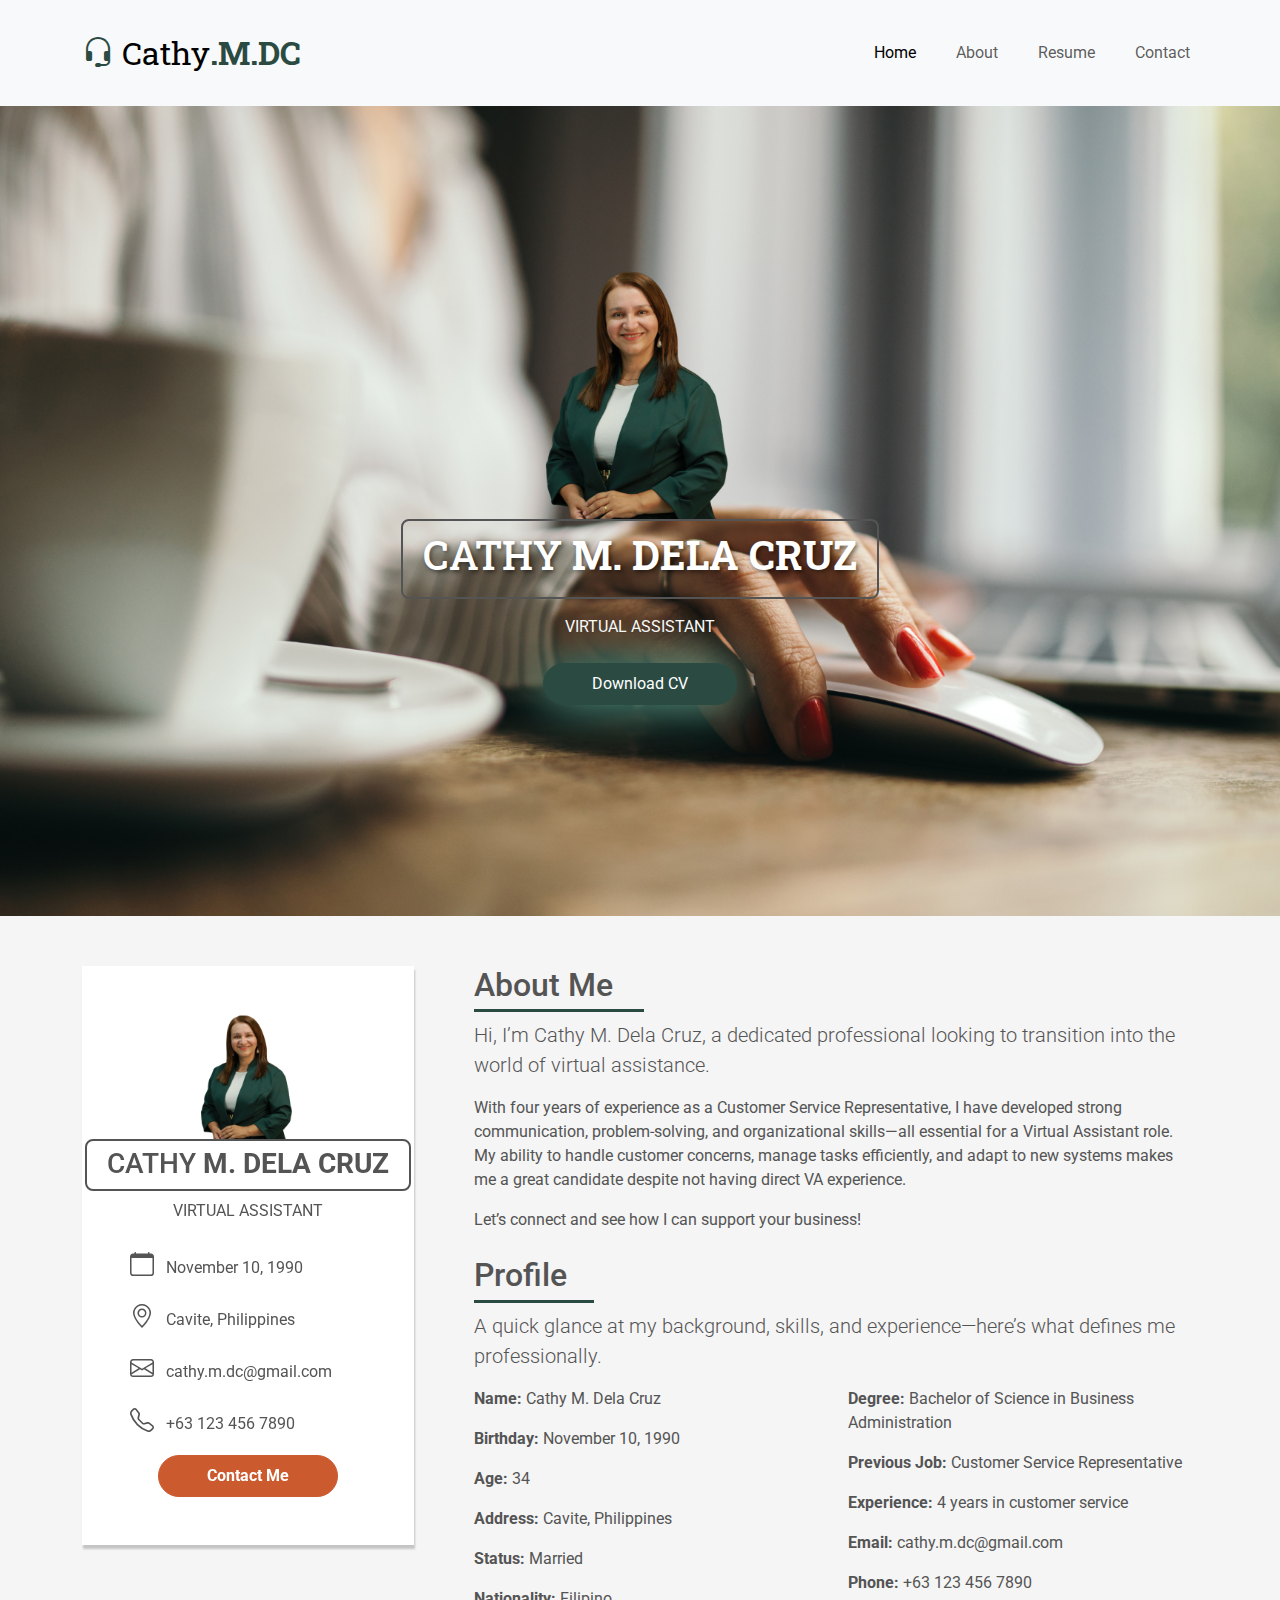
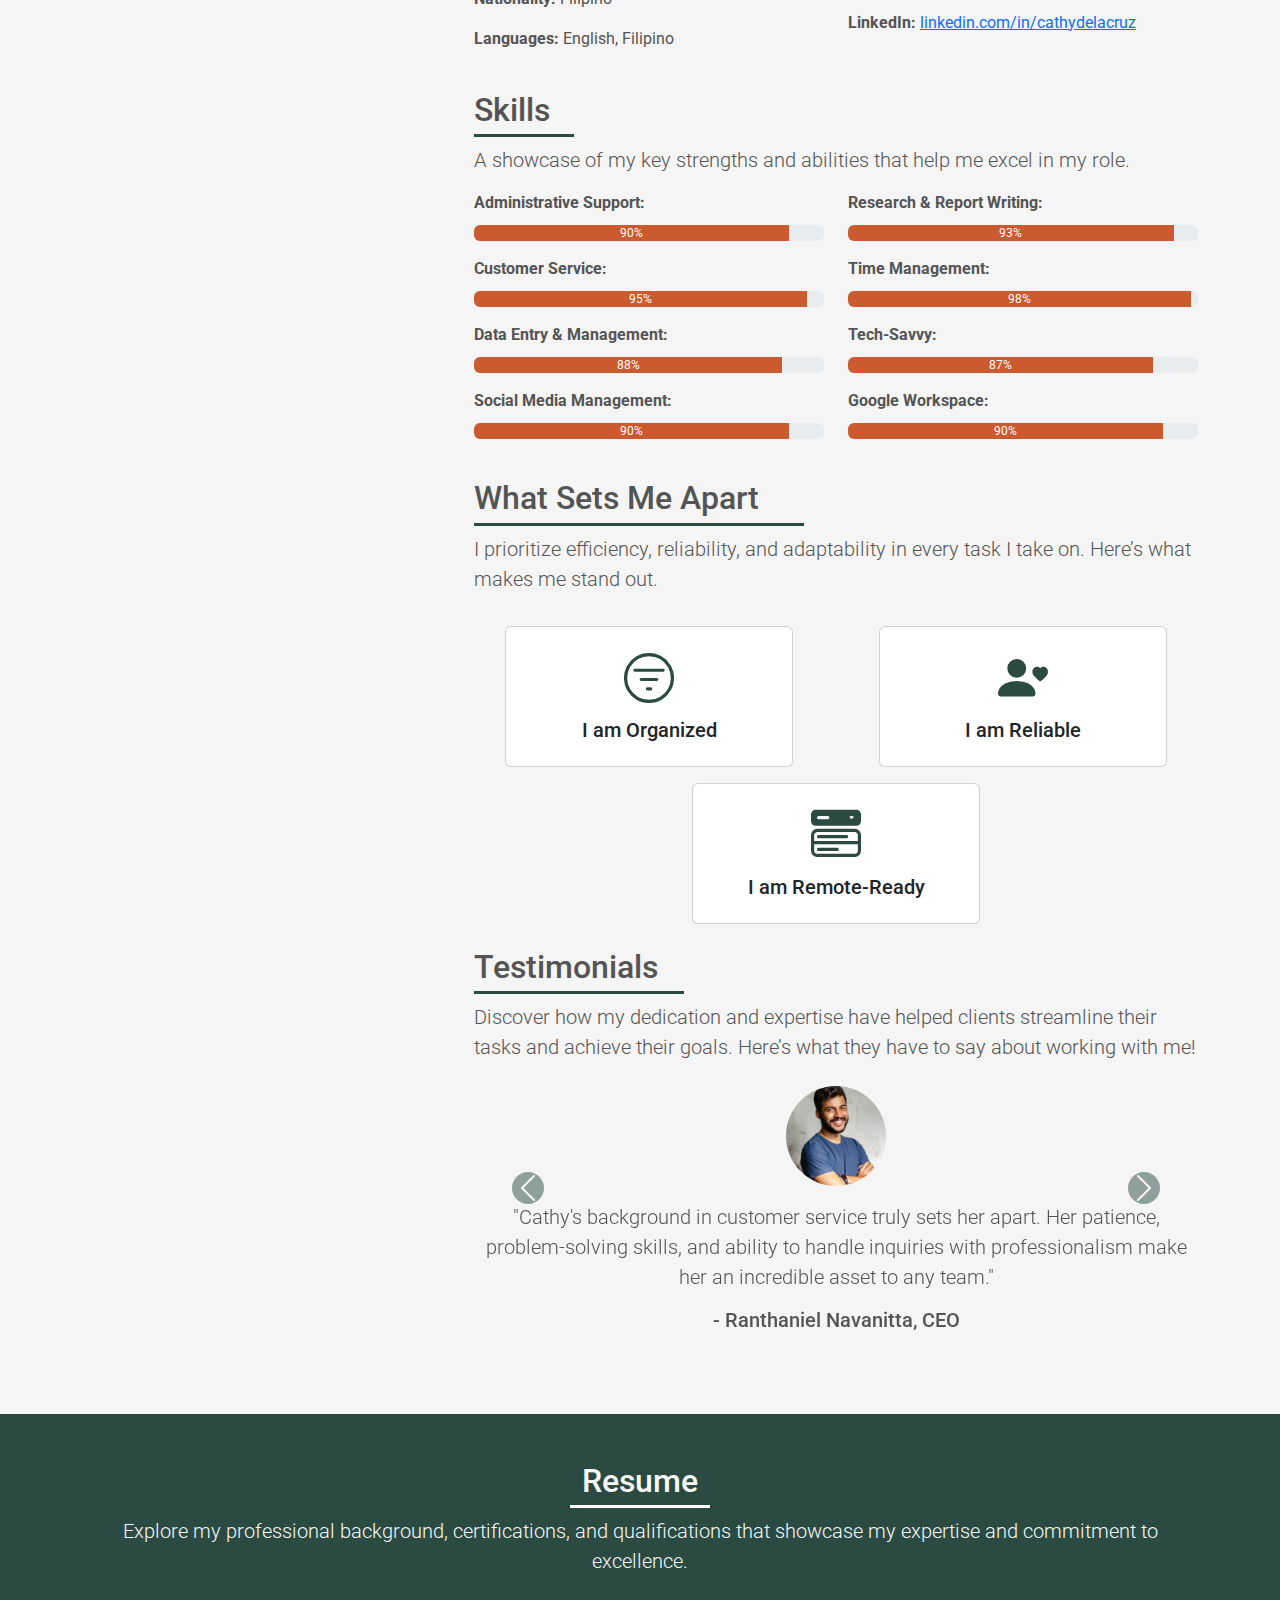
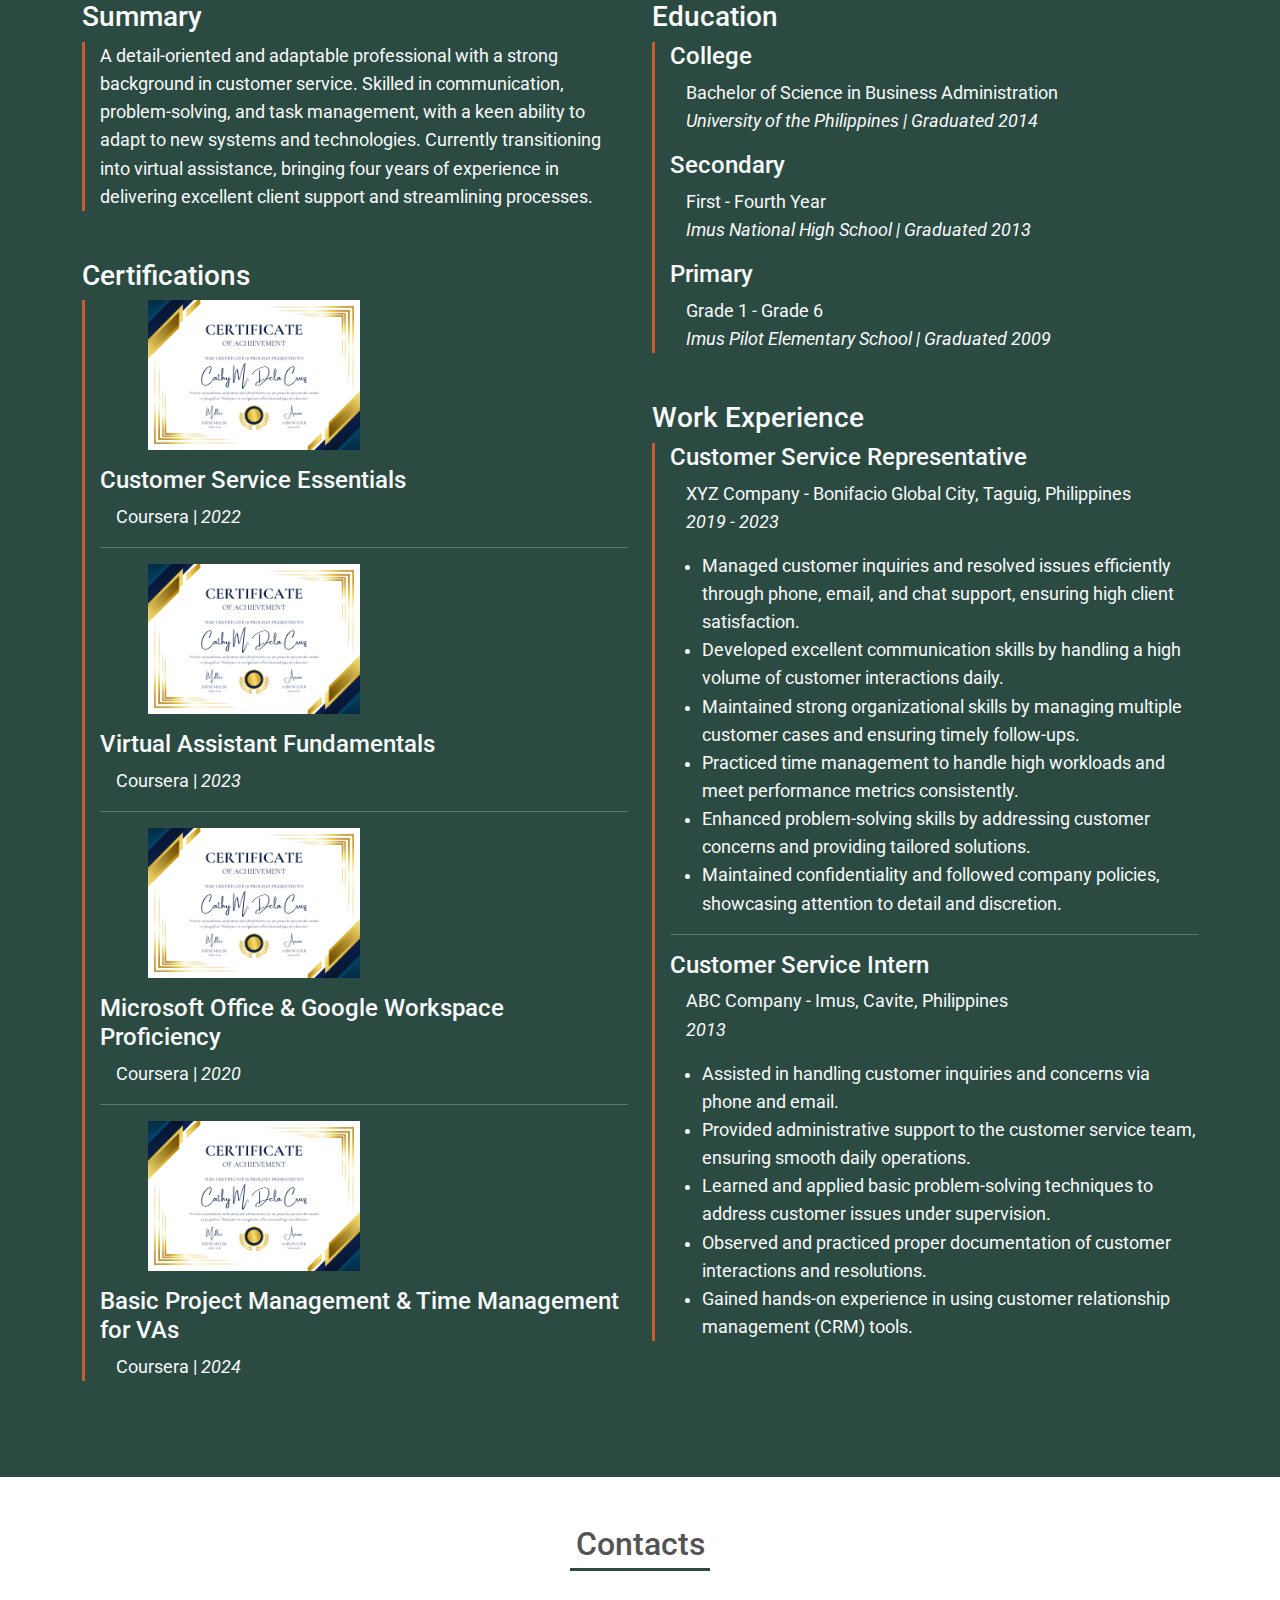
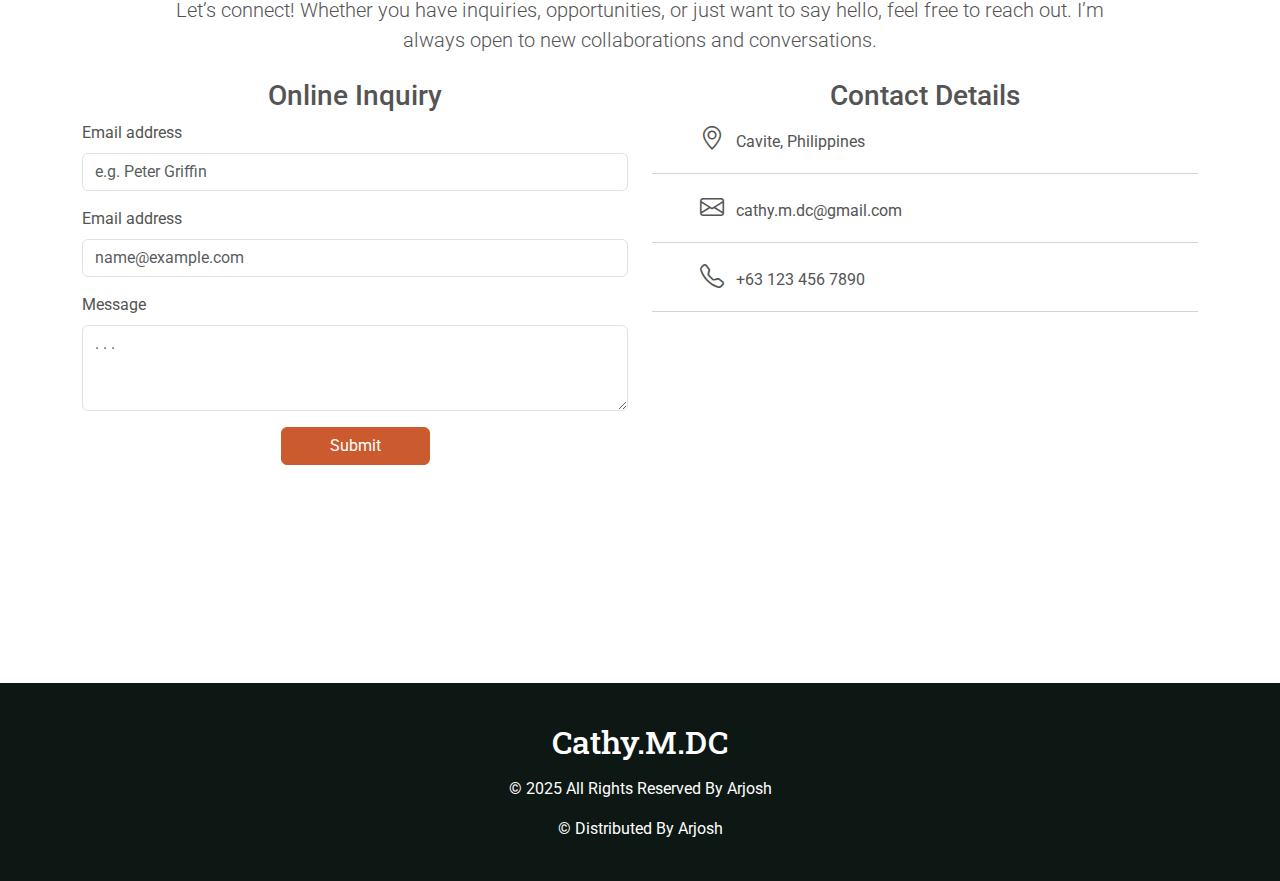
<file: index.html>
<!DOCTYPE html>
<html lang="en">
  <head>
    <meta charset="utf-8" />
    <meta name="viewport" content="width=device-width, initial-scale=1" />
    <title>Cathy.M.DC</title>
    <!-- Bootstrap Link -->
    <link
      href="https://cdn.jsdelivr.net/npm/bootstrap@5.3.3/dist/css/bootstrap.min.css"
      rel="stylesheet"
      integrity="sha384-QWTKZyjpPEjISv5WaRU9OFeRpok6YctnYmDr5pNlyT2bRjXh0JMhjY6hW+ALEwIH"
      crossorigin="anonymous"
    />
    <link
      rel="stylesheet"
      href="https://cdn.jsdelivr.net/npm/bootstrap-icons@1.11.3/font/bootstrap-icons.min.css"
    />

    <!-- Custom CSS -->
    <link rel="stylesheet" href="styles/styles.css" />

    <!-- Google Font -->
    <link rel="preconnect" href="https://fonts.googleapis.com" />
    <link rel="preconnect" href="https://fonts.gstatic.com" crossorigin />
    <link
      href="https://fonts.googleapis.com/css2?family=Roboto+Slab:wght@100..900&family=Roboto:ital,wght@0,100..900;1,100..900&display=swap"
      rel="stylesheet"
    />
  </head>
  <body>
    <!-- Start of Navbar -->
    <nav class="navbar navbar-expand-lg bg-body-tertiary">
      <div class="container py-3">
        <a class="navbar-brand fs-2" href="index.html"
          ><i class="bi bi-headset text-primary"></i> Cathy<span class="surname"
            >.M.DC</span
          ></a
        >

        <button
          class="navbar-toggler"
          type="button"
          data-bs-toggle="collapse"
          data-bs-target="#navbarNav"
          aria-controls="navbarNav"
          aria-expanded="false"
          aria-label="Toggle navigation"
        >
          <span class="navbar-toggler-icon"></span>
        </button>

        <div class="collapse navbar-collapse ms-auto" id="navbarNav">
          <ul class="navbar-nav ms-auto text-center gap-4 fs-6">
            <li class="nav-item">
              <a class="nav-link active" aria-current="page" href="index.html"
                >Home</a
              >
            </li>
            <li class="nav-item">
              <a class="nav-link" href="about.html">About</a>
            </li>
            <li class="nav-item">
              <a class="nav-link" href="resume.html">Resume</a>
            </li>
            <li class="nav-item">
              <a class="nav-link" href="contact.html">Contact</a>
            </li>
          </ul>
        </div>
      </div>
    </nav>
    <!-- End of Navbar -->

    <!-- Start of Hero Section -->
    <section id="hero">
      <div class="container text-center">
        <img
          src="images/cathy-photo.png"
          alt="Cathy Image"
          class="cathy-photo"
        />

        <div class="box mb-3">
          <h1>CATHY <b>M. DELA CRUZ</b></h1>
        </div>
        <p class="mb-4">VIRTUAL ASSISTANT</p>
        <div class="btn btn-primary btn-glow rounded-pill px-5 py-2 mb-5">
          Download CV
        </div>
      </div>
    </section>
    <!-- End of Hero Section -->

    <!-- Start of About Section -->
    <section id="about">
      <div class="container">
        <div class="row">
          <div class="col-lg-4 text-center mb-5">
            <div class="cathy-box me-lg-4 py-5">
              <img
                src="images/cathy-photo.png"
                alt="Cathy Image"
                class="cathy-info-box"
              />

              <div class="box-name mb-2">
                <h2 class="fs-3">CATHY <b>M. DELA CRUZ</b></h2>
              </div>
              <p class="mb-4">VIRTUAL ASSISTANT</p>

              <p class="text-start ms-5">
                <i class="bi bi-calendar fs-4 pe-2"></i> November 10, 1990
              </p>
              <p class="text-start ms-5">
                <i class="bi bi-geo-alt fs-4 pe-2"></i> Cavite, Philippines
              </p>
              <p class="text-start ms-5">
                <i class="bi bi-envelope fs-4 pe-2"></i>
                cathy.m.dc@gmail.com
              </p>
              <p class="text-start ms-5">
                <i class="bi bi-telephone fs-4 pe-2 mb-5"></i> +63 123 456 7890
              </p>
              <a
                href="#contacts"
                class="btn btn-secondary rounded-pill px-5 py-2"
              >
                <b>Contact Me</b>
              </a>
            </div>
          </div>

          <button id="backToTop" class="btn btn-primary">↑ Back to Top</button>

          <div class="col-lg-8 ps-4">
            <div class="about-sub-section mb-4">
              <h2 class="title title-about">About Me</h2>
              <p class="lead">
                Hi, I’m Cathy M. Dela Cruz, a dedicated professional looking to
                transition into the world of virtual assistance.
              </p>
              <p>
                With four years of experience as a Customer Service
                Representative, I have developed strong communication,
                problem-solving, and organizational skills—all essential for a
                Virtual Assistant role. My ability to handle customer concerns,
                manage tasks efficiently, and adapt to new systems makes me a
                great candidate despite not having direct VA experience.
              </p>
              <p>Let’s connect and see how I can support your business!</p>
            </div>

            <div class="profile-sub-section mb-4">
              <h2 class="title title-profile">Profile</h2>
              <p class="lead">
                A quick glance at my background, skills, and experience—here’s
                what defines me professionally.
              </p>
              <div class="row">
                <div class="col-lg-6">
                  <p><b>Name: </b>Cathy M. Dela Cruz</p>
                  <p><b>Birthday: </b>November 10, 1990</p>
                  <p><b>Age: </b>34</p>
                  <p><b>Address: </b>Cavite, Philippines</p>
                  <p><b>Status: </b>Married</p>
                  <p><b>Nationality: </b>Filipino</p>
                  <p><b>Languages: </b>English, Filipino</p>
                </div>

                <div class="col-lg-6">
                  <p>
                    <b>Degree: </b>Bachelor of Science in Business
                    Administration
                  </p>
                  <p><b>Previous Job: </b>Customer Service Representative</p>
                  <p><b>Experience: </b>4 years in customer service</p>
                  <p><b>Email: </b>cathy.m.dc@gmail.com</p>
                  <p><b>Phone: </b>+63 123 456 7890</p>
                  <p>
                    <b>LinkedIn: </b
                    ><a href="#">linkedin.com/in/cathydelacruz</a>
                  </p>
                </div>
              </div>
            </div>

            <div class="skills-sub-section mb-4">
              <h2 class="title title-skills">Skills</h2>
              <p class="lead">
                A showcase of my key strengths and abilities that help me excel
                in my role.
              </p>
              <div class="row">
                <div class="col-lg-6">
                  <div class="progress-container mb-3">
                    <p class="progress-title"><b>Administrative Support:</b></p>
                    <div
                      class="progress"
                      role="progressbar"
                      aria-label="Example with label"
                      aria-valuenow="25"
                      aria-valuemin="0"
                      aria-valuemax="100"
                    >
                      <div class="progress-bar" style="width: 90%">90%</div>
                    </div>
                  </div>

                  <div class="progress-container mb-3">
                    <p class="progress-title"><b>Customer Service:</b></p>
                    <div
                      class="progress"
                      role="progressbar"
                      aria-label="Example with label"
                      aria-valuenow="25"
                      aria-valuemin="0"
                      aria-valuemax="100"
                    >
                      <div class="progress-bar" style="width: 95%">95%</div>
                    </div>
                  </div>

                  <div class="progress-container mb-3">
                    <p class="progress-title">
                      <b>Data Entry & Management:</b>
                    </p>
                    <div
                      class="progress"
                      role="progressbar"
                      aria-label="Example with label"
                      aria-valuenow="25"
                      aria-valuemin="0"
                      aria-valuemax="100"
                    >
                      <div class="progress-bar" style="width: 88%">88%</div>
                    </div>
                  </div>

                  <div class="progress-container mb-3">
                    <p class="progress-title">
                      <b>Social Media Management:</b>
                    </p>
                    <div
                      class="progress"
                      role="progressbar"
                      aria-label="Example with label"
                      aria-valuenow="25"
                      aria-valuemin="0"
                      aria-valuemax="100"
                    >
                      <div class="progress-bar" style="width: 90%">90%</div>
                    </div>
                  </div>
                </div>

                <div class="col-lg-6">
                  <div class="progress-container mb-3">
                    <p class="progress-title">
                      <b>Research & Report Writing:</b>
                    </p>
                    <div
                      class="progress"
                      role="progressbar"
                      aria-label="Example with label"
                      aria-valuenow="25"
                      aria-valuemin="0"
                      aria-valuemax="100"
                    >
                      <div class="progress-bar" style="width: 93%">93%</div>
                    </div>
                  </div>

                  <div class="progress-container mb-3">
                    <p class="progress-title"><b>Time Management:</b></p>
                    <div
                      class="progress"
                      role="progressbar"
                      aria-label="Example with label"
                      aria-valuenow="25"
                      aria-valuemin="0"
                      aria-valuemax="100"
                    >
                      <div class="progress-bar" style="width: 98%">98%</div>
                    </div>
                  </div>

                  <div class="progress-container mb-3">
                    <p class="progress-title">
                      <b>Tech-Savvy:</b>
                    </p>
                    <div
                      class="progress"
                      role="progressbar"
                      aria-label="Example with label"
                      aria-valuenow="25"
                      aria-valuemin="0"
                      aria-valuemax="100"
                    >
                      <div class="progress-bar" style="width: 87%">87%</div>
                    </div>
                  </div>

                  <div class="progress-container mb-3">
                    <p class="progress-title">
                      <b>Google Workspace:</b>
                    </p>
                    <div
                      class="progress"
                      role="progressbar"
                      aria-label="Example with label"
                      aria-valuenow="25"
                      aria-valuemin="0"
                      aria-valuemax="100"
                    >
                      <div class="progress-bar" style="width: 90%">90%</div>
                    </div>
                  </div>
                </div>
              </div>
            </div>

            <div class="apart-sub-section mb-4">
              <h2 class="title title-apart">What Sets Me Apart</h2>
              <p class="lead">
                I prioritize efficiency, reliability, and adaptability in every
                task I take on. Here’s what makes me stand out.
              </p>
              <div class="row">
                <div
                  class="col-lg-6 mt-3 text-center d-flex justify-content-center align-items-center"
                >
                  <div class="card" style="width: 18rem">
                    <div class="card-body">
                      <i class="bi bi-filter-circle bi-size text-primary"></i>
                      <h5 class="card-title">I am Organized</h5>
                    </div>
                  </div>
                </div>

                <div
                  class="col-lg-6 mt-3 text-center d-flex justify-content-center align-items-center"
                >
                  <div class="card" style="width: 18rem">
                    <div class="card-body">
                      <i class="bi bi-person-heart bi-size text-primary"></i>
                      <h5 class="card-title">I am Reliable</h5>
                    </div>
                  </div>
                </div>

                <div
                  class="col-lg-12 mt-3 text-center d-flex justify-content-center align-items-center"
                >
                  <div class="card" style="width: 18rem">
                    <div class="card-body">
                      <i
                        class="bi bi-menu-button-wide-fill bi-size text-primary"
                      ></i>
                      <h5 class="card-title">I am Remote-Ready</h5>
                    </div>
                  </div>
                </div>
              </div>
            </div>

            <div class="testimonials-sub-section mb-4">
              <h2 class="title title-testimonials">Testimonials</h2>
              <p class="lead mb-4">
                Discover how my dedication and expertise have helped clients
                streamline their tasks and achieve their goals. Here’s what they
                have to say about working with me!
              </p>
              <div
                id="testimonialCarousel"
                class="carousel slide"
                data-bs-ride="carousel"
              >
                <div class="carousel-inner">
                  <!-- Testimonial 1 -->
                  <div class="carousel-item active">
                    <div class="text-center">
                      <img
                        src="images/testimonial-1.jpg"
                        class="testimonial-img mb-3"
                        alt="Client 1"
                      />
                      <p class="lead">
                        "Cathy's background in customer service truly sets her
                        apart. Her patience, problem-solving skills, and ability
                        to handle inquiries with professionalism make her an
                        incredible asset to any team."
                      </p>
                      <h5>- Ranthaniel Navanitta, CEO</h5>
                    </div>
                  </div>

                  <!-- Testimonial 2 -->
                  <div class="carousel-item">
                    <div class="text-center">
                      <img
                        src="images/testimonial-2.jpg"
                        class="testimonial-img mb-3"
                        alt="Client 2"
                      />
                      <p class="lead">
                        "Working with Cathy has been a game-changer. She's
                        reliable, efficient, and always exceeds expectations."
                      </p>
                      <h5>- Alekka Barnitez, Business Owner</h5>
                    </div>
                  </div>

                  <!-- Testimonial 3 -->
                  <div class="carousel-item">
                    <div class="text-center">
                      <img
                        src="images/testimonial-3.jpg"
                        class="testimonial-img mb-3"
                        alt="Client 3"
                      />
                      <p class="lead">
                        "Highly recommend Cathy! Her skills and professionalism
                        are top-notch."
                      </p>
                      <h5>- Lawger Agurde</h5>
                    </div>
                  </div>
                </div>

                <!-- Carousel Controls -->
                <button
                  class="carousel-control-prev"
                  type="button"
                  data-bs-target="#testimonialCarousel"
                  data-bs-slide="prev"
                >
                  <span
                    class="carousel-control-prev-icon control"
                    aria-hidden="true"
                  ></span>
                </button>
                <button
                  class="carousel-control-next"
                  type="button"
                  data-bs-target="#testimonialCarousel"
                  data-bs-slide="next"
                >
                  <span
                    class="carousel-control-next-icon control"
                    aria-hidden="true"
                  ></span>
                </button>
              </div>
            </div>
          </div>
        </div>
      </div>
    </section>
    <!-- End of About Section -->

    <!-- Start of Resume Section -->
    <section id="resume">
      <div class="container text-light text-center py-5">
        <h2 class="title-resume">Resume</h2>
        <p class="lead mb-4">
          Explore my professional background, certifications, and qualifications
          that showcase my expertise and commitment to excellence.
        </p>

        <div class="row text-start">
          <div class="col-lg-6">
            <h3 class="resume-title">Summary</h3>
            <div class="resume-info-box mb-5">
              A detail-oriented and adaptable professional with a strong
              background in customer service. Skilled in communication,
              problem-solving, and task management, with a keen ability to adapt
              to new systems and technologies. Currently transitioning into
              virtual assistance, bringing four years of experience in
              delivering excellent client support and streamlining processes.
            </div>

            <h3 class="resume-title">Certifications</h3>
            <div class="resume-info-box mb-5">
              <img
                src="images/certificate.png"
                alt="certificate"
                height="150px"
                class="mb-3 ms-5"
              />
              <h4>Customer Service Essentials</h4>
              <p class="ps-3">Coursera | <i> 2022</i></p>

              <hr />

              <img
                src="images/certificate.png"
                alt="certificate"
                height="150px"
                class="mb-3 ms-5"
              />
              <h4>Virtual Assistant Fundamentals</h4>
              <p class="ps-3">Coursera | <i> 2023</i></p>

              <hr />

              <img
                src="images/certificate.png"
                alt="certificate"
                height="150px"
                class="mb-3 ms-5"
              />
              <h4>Microsoft Office & Google Workspace Proficiency</h4>
              <p class="ps-3">Coursera | <i> 2020</i></p>

              <hr />

              <img
                src="images/certificate.png"
                alt="certificate"
                height="150px"
                class="mb-3 ms-5"
              />
              <h4>Basic Project Management & Time Management for VAs</h4>
              <p class="ps-3">Coursera | <i> 2024</i></p>
            </div>
          </div>
          <div class="col-lg-6">
            <h3 class="resume-title">Education</h3>
            <div class="resume-info-box mb-5">
              <h4>College</h4>
              <p class="ps-3">
                Bachelor of Science in Business Administration <br />
                <i>University of the Philippines | Graduated 2014</i>
              </p>
              <h4>Secondary</h4>
              <p class="ps-3">
                First - Fourth Year <br />
                <i>Imus National High School | Graduated 2013</i>
              </p>
              <h4>Primary</h4>
              <p class="ps-3">
                Grade 1 - Grade 6
                <br />
                <i>Imus Pilot Elementary School | Graduated 2009</i>
              </p>
            </div>

            <h3 class="resume-title">Work Experience</h3>
            <div class="resume-info-box mb-5">
              <h4>Customer Service Representative</h4>
              <p class="ps-3">
                XYZ Company - Bonifacio Global City, Taguig, Philippines
                <br />
                <i>2019 - 2023</i>
              </p>
              <ul>
                <li>
                  Managed customer inquiries and resolved issues efficiently
                  through phone, email, and chat support, ensuring high client
                  satisfaction.
                </li>
                <li>
                  Developed excellent communication skills by handling a high
                  volume of customer interactions daily.
                </li>
                <li>
                  Maintained strong organizational skills by managing multiple
                  customer cases and ensuring timely follow-ups.
                </li>
                <li>
                  Practiced time management to handle high workloads and meet
                  performance metrics consistently.
                </li>
                <li>
                  Enhanced problem-solving skills by addressing customer
                  concerns and providing tailored solutions.
                </li>
                <li>
                  Maintained confidentiality and followed company policies,
                  showcasing attention to detail and discretion.
                </li>
              </ul>

              <hr />

              <h4>Customer Service Intern</h4>
              <p class="ps-3">
                ABC Company - Imus, Cavite, Philippines
                <br />
                <i>2013</i>
              </p>
              <ul>
                <li>
                  Assisted in handling customer inquiries and concerns via phone
                  and email.
                </li>
                <li>
                  Provided administrative support to the customer service team,
                  ensuring smooth daily operations.
                </li>
                <li>
                  Learned and applied basic problem-solving techniques to
                  address customer issues under supervision.
                </li>
                <li>
                  Observed and practiced proper documentation of customer
                  interactions and resolutions.
                </li>
                <li>
                  Gained hands-on experience in using customer relationship
                  management (CRM) tools.
                </li>
              </ul>
            </div>
          </div>
        </div>
      </div>
    </section>
    <!-- End of Resume Section -->

    <!-- Start of Contacts Section -->
    <sectiion id="contacts">
      <div class="container py-5 text-center">
        <h2 class="title-contacts mb-4">Contacts</h2>
        <div class="lead mb-4">
          Let’s connect! Whether you have inquiries, opportunities, or just want
          to say hello, feel free to reach out. I’m <br />always open to new
          collaborations and conversations.
        </div>

        <div class="row">
          <div class="col-lg-6 col-md-12 mb-5">
            <h3 class="text-center">Online Inquiry</h3>
            <form class="text-center">
              <div class="mb-3 text-start">
                <label for="exampleFormControlInput1" class="form-label"
                  >Email address</label
                >
                <input
                  type="email"
                  class="form-control"
                  id="exampleFormControlInput1"
                  placeholder="e.g. Peter Griffin"
                />
              </div>
              <div class="mb-3 text-start">
                <label for="exampleFormControlInput1" class="form-label"
                  >Email address</label
                >
                <input
                  type="email"
                  class="form-control"
                  id="exampleFormControlInput1"
                  placeholder="name@example.com"
                />
              </div>
              <div class="mb-3 text-start">
                <label for="exampleFormControlTextarea1" class="form-label"
                  >Message</label
                >
                <textarea
                  class="form-control"
                  id="exampleFormControlTextarea1"
                  rows="3"
                  placeholder=". . ."
                ></textarea>
              </div>
              <button type="submit" class="btn btn-secondary px-5">
                Submit
              </button>
            </form>
          </div>
          <div class="col-lg-6 col-md-12 text-center">
            <h3 class="text-center">Contact Details</h3>
            <p class="text-start ms-5">
              <i class="bi bi-geo-alt fs-4 pe-2"></i> Cavite, Philippines
            </p>
            <hr />
            <p class="text-start ms-5">
              <i class="bi bi-envelope fs-4 pe-2"></i>
              cathy.m.dc@gmail.com
            </p>
            <hr />
            <p class="text-start ms-5">
              <i class="bi bi-telephone fs-4 pe-2 mb-5"></i> +63 123 456 7890
            </p>
            <hr />
            <div class="map-container">
              <iframe
                src="https://www.google.com/maps/embed?pb=!1m18!1m12!1m3!1d123767.78884727872!2d120.90655440964981!3d14.209797367713575!2m3!1f0!2f0!3f0!3m2!1i1024!2i768!4f13.1!3m3!1m2!1s0x3397d5fead78983f%3A0x1ef1f6de9b810218!2sSilang%2C%20Cavite!5e0!3m2!1sen!2sph!4v1740207774376!5m2!1sen!2sph"
                allowfullscreen=""
                loading="lazy"
                referrerpolicy="no-referrer-when-downgrade"
              ></iframe>
            </div>
          </div>
        </div>
      </div>
    </sectiion>
    <!-- End of Contact Section -->

    <!-- Start of Footer -->
    <footer id="footer">
      <div class="container-fluid text-center py-1 mt-3">
        <h2 class="mb-3">Cathy.M.DC</h2>
        <p class="fs-6">© 2025 All Rights Reserved By Arjosh</p>
        <p class="fs-6">© Distributed By Arjosh</p>
      </div>
    </footer>
    <!-- End of Footer -->

    <script
      src="https://cdn.jsdelivr.net/npm/bootstrap@5.3.3/dist/js/bootstrap.bundle.min.js"
      integrity="sha384-YvpcrYf0tY3lHB60NNkmXc5s9fDVZLESaAA55NDzOxhy9GkcIdslK1eN7N6jIeHz"
      crossorigin="anonymous"
    ></script>
    <script src="js/script.js"></script>
  </body>
</html>
</file>
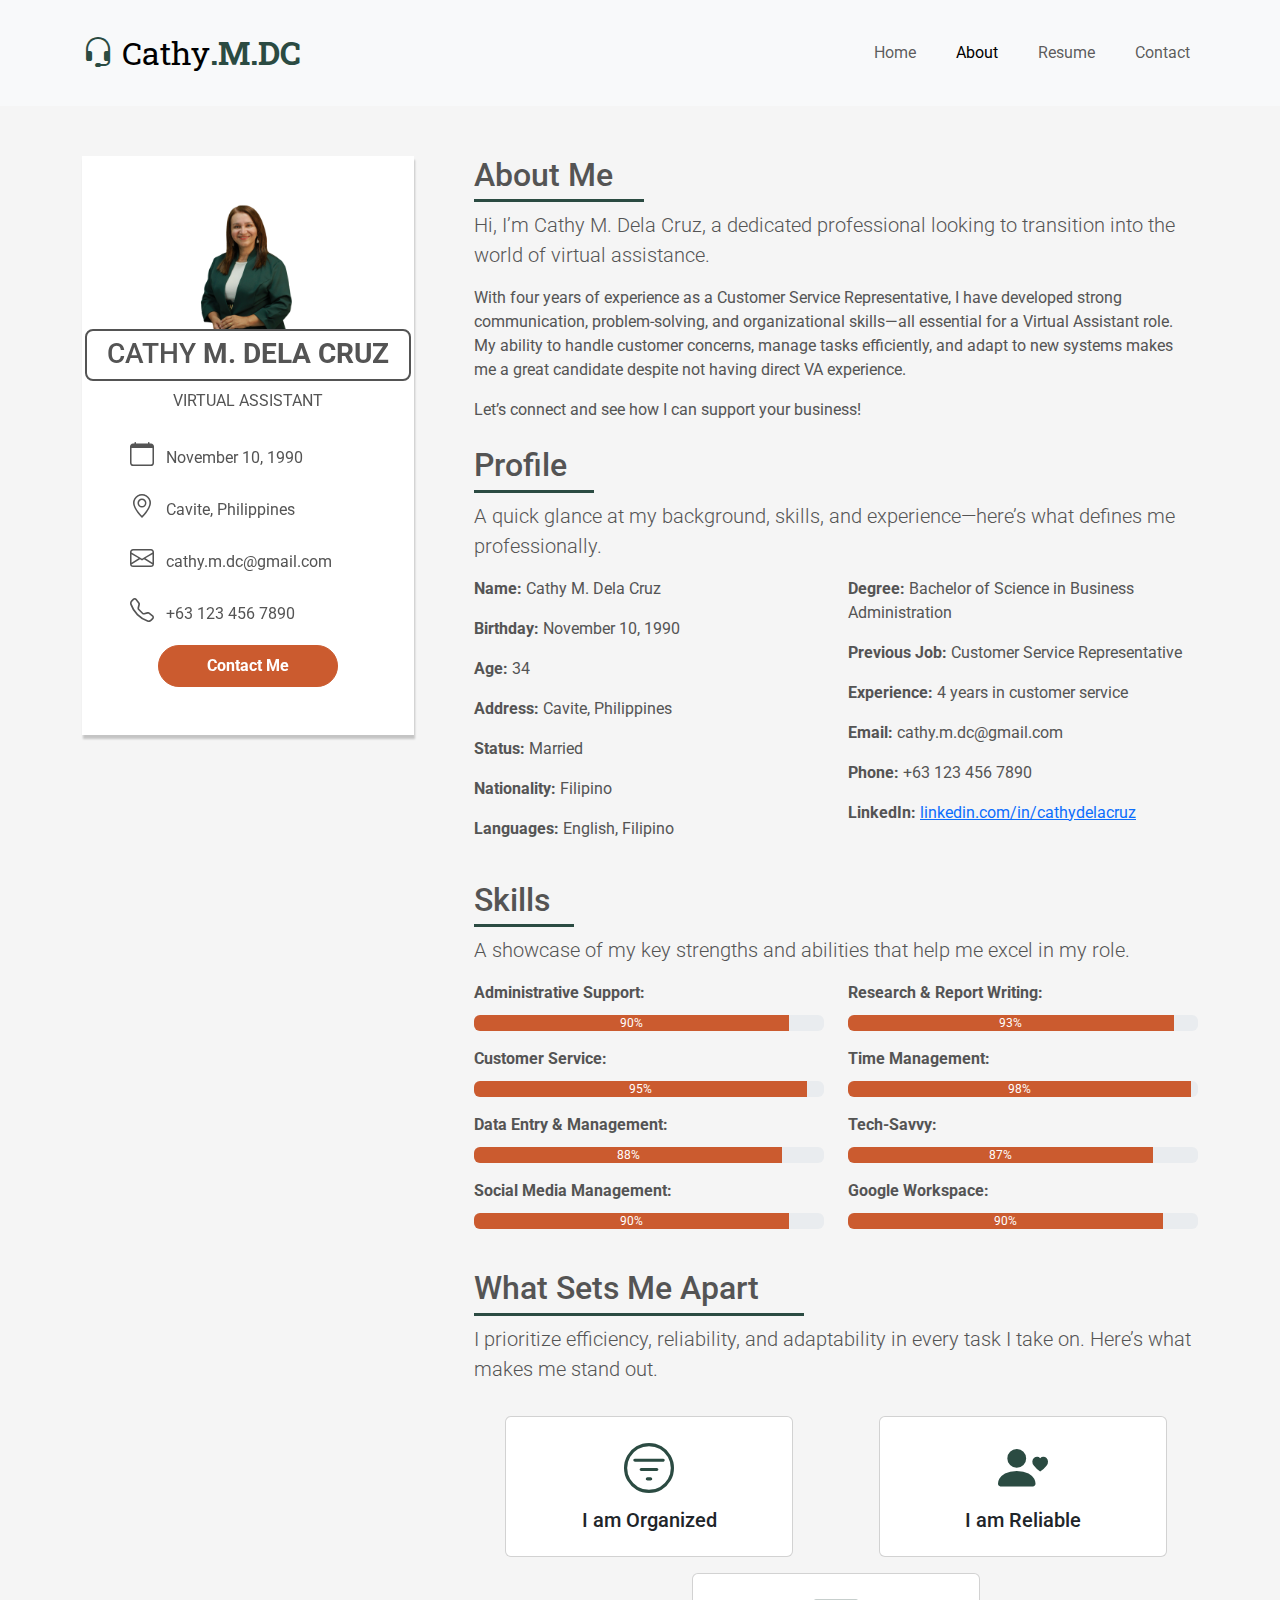
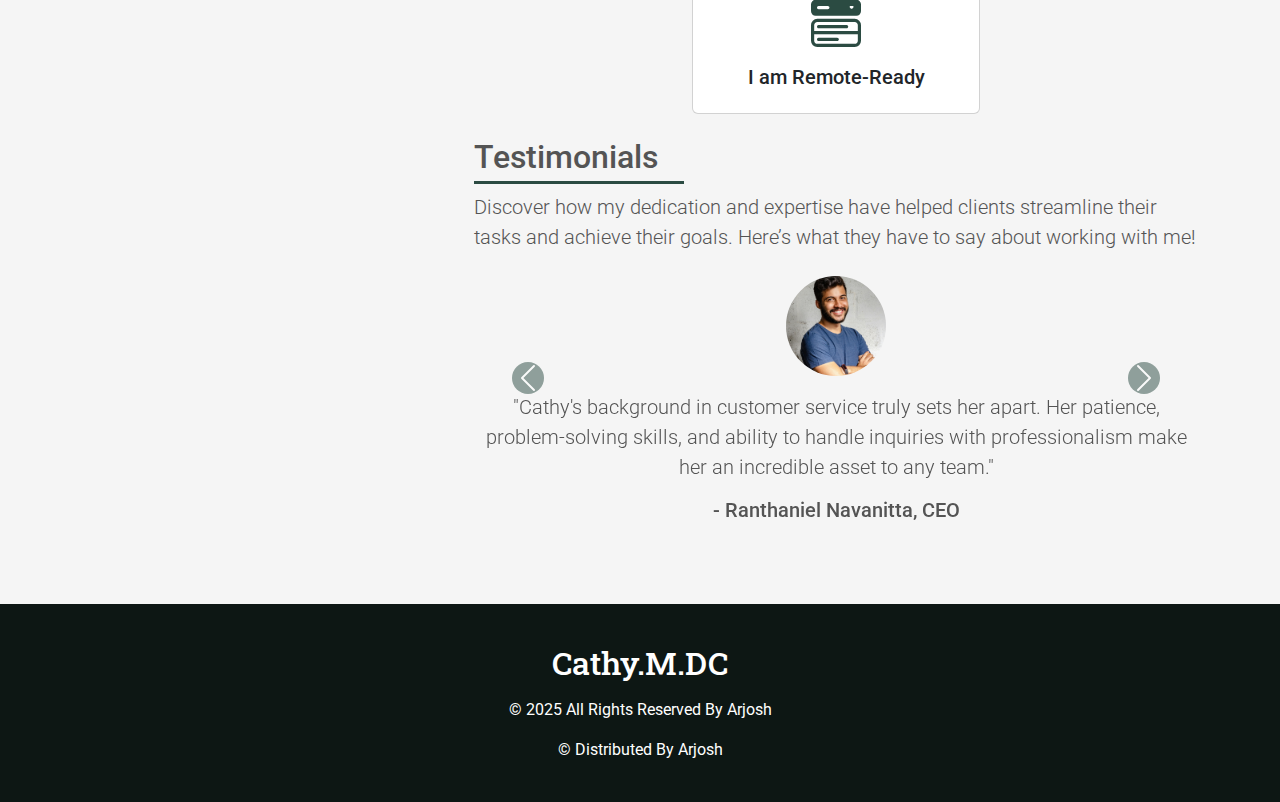
<file: about.html>
<!DOCTYPE html>
<html lang="en">
  <head>
    <meta charset="utf-8" />
    <meta name="viewport" content="width=device-width, initial-scale=1" />
    <title>Cathy.M.DC</title>
    <!-- Bootstrap Link -->
    <link
      href="https://cdn.jsdelivr.net/npm/bootstrap@5.3.3/dist/css/bootstrap.min.css"
      rel="stylesheet"
      integrity="sha384-QWTKZyjpPEjISv5WaRU9OFeRpok6YctnYmDr5pNlyT2bRjXh0JMhjY6hW+ALEwIH"
      crossorigin="anonymous"
    />
    <link
      rel="stylesheet"
      href="https://cdn.jsdelivr.net/npm/bootstrap-icons@1.11.3/font/bootstrap-icons.min.css"
    />

    <!-- Custom CSS -->
    <link rel="stylesheet" href="styles/styles.css" />

    <!-- Google Font -->
    <link rel="preconnect" href="https://fonts.googleapis.com" />
    <link rel="preconnect" href="https://fonts.gstatic.com" crossorigin />
    <link
      href="https://fonts.googleapis.com/css2?family=Roboto+Slab:wght@100..900&family=Roboto:ital,wght@0,100..900;1,100..900&display=swap"
      rel="stylesheet"
    />
  </head>
  <body>
    <!-- Start of Navbar -->
    <nav class="navbar navbar-expand-lg bg-body-tertiary">
      <div class="container py-3">
        <a class="navbar-brand fs-2" href="index.html"
          ><i class="bi bi-headset text-primary"></i> Cathy<span class="surname"
            >.M.DC</span
          ></a
        >

        <button
          class="navbar-toggler"
          type="button"
          data-bs-toggle="collapse"
          data-bs-target="#navbarNav"
          aria-controls="navbarNav"
          aria-expanded="false"
          aria-label="Toggle navigation"
        >
          <span class="navbar-toggler-icon"></span>
        </button>

        <div class="collapse navbar-collapse ms-auto" id="navbarNav">
          <ul class="navbar-nav ms-auto text-center gap-4 fs-6">
            <li class="nav-item">
              <a class="nav-link" aria-current="page" href="index.html">Home</a>
            </li>
            <li class="nav-item">
              <a class="nav-link active" href="about.html">About</a>
            </li>
            <li class="nav-item">
              <a class="nav-link" href="resume.html">Resume</a>
            </li>
            <li class="nav-item">
              <a class="nav-link" href="contact.html">Contact</a>
            </li>
          </ul>
        </div>
      </div>
    </nav>
    <!-- End of Navbar -->

    <!-- Start of About Section -->
    <section id="about">
      <div class="container">
        <div class="row">
          <div class="col-lg-4 text-center mb-5">
            <div class="cathy-box me-lg-4 py-5">
              <img
                src="images/cathy-photo.png"
                alt="Cathy Image"
                class="cathy-info-box"
              />

              <div class="box-name mb-2">
                <h2 class="fs-3">CATHY <b>M. DELA CRUZ</b></h2>
              </div>
              <p class="mb-4">VIRTUAL ASSISTANT</p>

              <p class="text-start ms-5">
                <i class="bi bi-calendar fs-4 pe-2"></i> November 10, 1990
              </p>
              <p class="text-start ms-5">
                <i class="bi bi-geo-alt fs-4 pe-2"></i> Cavite, Philippines
              </p>
              <p class="text-start ms-5">
                <i class="bi bi-envelope fs-4 pe-2"></i>
                cathy.m.dc@gmail.com
              </p>
              <p class="text-start ms-5">
                <i class="bi bi-telephone fs-4 pe-2 mb-5"></i> +63 123 456 7890
              </p>
              <a
                href="contact.html"
                class="btn btn-secondary rounded-pill px-5 py-2"
              >
                <b>Contact Me</b>
              </a>
            </div>
          </div>

          <div class="col-lg-8 ps-4">
            <div class="about-sub-section mb-4">
              <h2 class="title title-about">About Me</h2>
              <p class="lead">
                Hi, I’m Cathy M. Dela Cruz, a dedicated professional looking to
                transition into the world of virtual assistance.
              </p>
              <p>
                With four years of experience as a Customer Service
                Representative, I have developed strong communication,
                problem-solving, and organizational skills—all essential for a
                Virtual Assistant role. My ability to handle customer concerns,
                manage tasks efficiently, and adapt to new systems makes me a
                great candidate despite not having direct VA experience.
              </p>
              <p>Let’s connect and see how I can support your business!</p>
            </div>

            <div class="profile-sub-section mb-4">
              <h2 class="title title-profile">Profile</h2>
              <p class="lead">
                A quick glance at my background, skills, and experience—here’s
                what defines me professionally.
              </p>
              <div class="row">
                <div class="col-lg-6">
                  <p><b>Name: </b>Cathy M. Dela Cruz</p>
                  <p><b>Birthday: </b>November 10, 1990</p>
                  <p><b>Age: </b>34</p>
                  <p><b>Address: </b>Cavite, Philippines</p>
                  <p><b>Status: </b>Married</p>
                  <p><b>Nationality: </b>Filipino</p>
                  <p><b>Languages: </b>English, Filipino</p>
                </div>

                <div class="col-lg-6">
                  <p>
                    <b>Degree: </b>Bachelor of Science in Business
                    Administration
                  </p>
                  <p><b>Previous Job: </b>Customer Service Representative</p>
                  <p><b>Experience: </b>4 years in customer service</p>
                  <p><b>Email: </b>cathy.m.dc@gmail.com</p>
                  <p><b>Phone: </b>+63 123 456 7890</p>
                  <p>
                    <b>LinkedIn: </b
                    ><a href="#">linkedin.com/in/cathydelacruz</a>
                  </p>
                </div>
              </div>
            </div>

            <div class="skills-sub-section mb-4">
              <h2 class="title title-skills">Skills</h2>
              <p class="lead">
                A showcase of my key strengths and abilities that help me excel
                in my role.
              </p>
              <div class="row">
                <div class="col-lg-6">
                  <div class="progress-container mb-3">
                    <p class="progress-title"><b>Administrative Support:</b></p>
                    <div
                      class="progress"
                      role="progressbar"
                      aria-label="Example with label"
                      aria-valuenow="25"
                      aria-valuemin="0"
                      aria-valuemax="100"
                    >
                      <div class="progress-bar" style="width: 90%">90%</div>
                    </div>
                  </div>

                  <div class="progress-container mb-3">
                    <p class="progress-title"><b>Customer Service:</b></p>
                    <div
                      class="progress"
                      role="progressbar"
                      aria-label="Example with label"
                      aria-valuenow="25"
                      aria-valuemin="0"
                      aria-valuemax="100"
                    >
                      <div class="progress-bar" style="width: 95%">95%</div>
                    </div>
                  </div>

                  <div class="progress-container mb-3">
                    <p class="progress-title">
                      <b>Data Entry & Management:</b>
                    </p>
                    <div
                      class="progress"
                      role="progressbar"
                      aria-label="Example with label"
                      aria-valuenow="25"
                      aria-valuemin="0"
                      aria-valuemax="100"
                    >
                      <div class="progress-bar" style="width: 88%">88%</div>
                    </div>
                  </div>

                  <div class="progress-container mb-3">
                    <p class="progress-title">
                      <b>Social Media Management:</b>
                    </p>
                    <div
                      class="progress"
                      role="progressbar"
                      aria-label="Example with label"
                      aria-valuenow="25"
                      aria-valuemin="0"
                      aria-valuemax="100"
                    >
                      <div class="progress-bar" style="width: 90%">90%</div>
                    </div>
                  </div>
                </div>

                <div class="col-lg-6">
                  <div class="progress-container mb-3">
                    <p class="progress-title">
                      <b>Research & Report Writing:</b>
                    </p>
                    <div
                      class="progress"
                      role="progressbar"
                      aria-label="Example with label"
                      aria-valuenow="25"
                      aria-valuemin="0"
                      aria-valuemax="100"
                    >
                      <div class="progress-bar" style="width: 93%">93%</div>
                    </div>
                  </div>

                  <div class="progress-container mb-3">
                    <p class="progress-title"><b>Time Management:</b></p>
                    <div
                      class="progress"
                      role="progressbar"
                      aria-label="Example with label"
                      aria-valuenow="25"
                      aria-valuemin="0"
                      aria-valuemax="100"
                    >
                      <div class="progress-bar" style="width: 98%">98%</div>
                    </div>
                  </div>

                  <div class="progress-container mb-3">
                    <p class="progress-title">
                      <b>Tech-Savvy:</b>
                    </p>
                    <div
                      class="progress"
                      role="progressbar"
                      aria-label="Example with label"
                      aria-valuenow="25"
                      aria-valuemin="0"
                      aria-valuemax="100"
                    >
                      <div class="progress-bar" style="width: 87%">87%</div>
                    </div>
                  </div>

                  <div class="progress-container mb-3">
                    <p class="progress-title">
                      <b>Google Workspace:</b>
                    </p>
                    <div
                      class="progress"
                      role="progressbar"
                      aria-label="Example with label"
                      aria-valuenow="25"
                      aria-valuemin="0"
                      aria-valuemax="100"
                    >
                      <div class="progress-bar" style="width: 90%">90%</div>
                    </div>
                  </div>
                </div>
              </div>
            </div>

            <div class="apart-sub-section mb-4">
              <h2 class="title title-apart">What Sets Me Apart</h2>
              <p class="lead">
                I prioritize efficiency, reliability, and adaptability in every
                task I take on. Here’s what makes me stand out.
              </p>
              <div class="row">
                <div
                  class="col-lg-6 mt-3 text-center d-flex justify-content-center align-items-center"
                >
                  <div class="card" style="width: 18rem">
                    <div class="card-body">
                      <i class="bi bi-filter-circle bi-size text-primary"></i>
                      <h5 class="card-title">I am Organized</h5>
                    </div>
                  </div>
                </div>

                <div
                  class="col-lg-6 mt-3 text-center d-flex justify-content-center align-items-center"
                >
                  <div class="card" style="width: 18rem">
                    <div class="card-body">
                      <i class="bi bi-person-heart bi-size text-primary"></i>
                      <h5 class="card-title">I am Reliable</h5>
                    </div>
                  </div>
                </div>

                <div
                  class="col-lg-12 mt-3 text-center d-flex justify-content-center align-items-center"
                >
                  <div class="card" style="width: 18rem">
                    <div class="card-body">
                      <i
                        class="bi bi-menu-button-wide-fill bi-size text-primary"
                      ></i>
                      <h5 class="card-title">I am Remote-Ready</h5>
                    </div>
                  </div>
                </div>
              </div>
            </div>

            <div class="testimonials-sub-section mb-4">
              <h2 class="title title-testimonials">Testimonials</h2>
              <p class="lead mb-4">
                Discover how my dedication and expertise have helped clients
                streamline their tasks and achieve their goals. Here’s what they
                have to say about working with me!
              </p>
              <div
                id="testimonialCarousel"
                class="carousel slide"
                data-bs-ride="carousel"
              >
                <div class="carousel-inner">
                  <!-- Testimonial 1 -->
                  <div class="carousel-item active">
                    <div class="text-center">
                      <img
                        src="images/testimonial-1.jpg"
                        class="testimonial-img mb-3"
                        alt="Client 1"
                      />
                      <p class="lead">
                        "Cathy's background in customer service truly sets her
                        apart. Her patience, problem-solving skills, and ability
                        to handle inquiries with professionalism make her an
                        incredible asset to any team."
                      </p>
                      <h5>- Ranthaniel Navanitta, CEO</h5>
                    </div>
                  </div>

                  <!-- Testimonial 2 -->
                  <div class="carousel-item">
                    <div class="text-center">
                      <img
                        src="images/testimonial-2.jpg"
                        class="testimonial-img mb-3"
                        alt="Client 2"
                      />
                      <p class="lead">
                        "Working with Cathy has been a game-changer. She's
                        reliable, efficient, and always exceeds expectations."
                      </p>
                      <h5>- Alekka Barnitez, Business Owner</h5>
                    </div>
                  </div>

                  <!-- Testimonial 3 -->
                  <div class="carousel-item">
                    <div class="text-center">
                      <img
                        src="images/testimonial-3.jpg"
                        class="testimonial-img mb-3"
                        alt="Client 3"
                      />
                      <p class="lead">
                        "Highly recommend Cathy! Her skills and professionalism
                        are top-notch."
                      </p>
                      <h5>- Lawger Agurde</h5>
                    </div>
                  </div>
                </div>

                <!-- Carousel Controls -->
                <button
                  class="carousel-control-prev"
                  type="button"
                  data-bs-target="#testimonialCarousel"
                  data-bs-slide="prev"
                >
                  <span
                    class="carousel-control-prev-icon control"
                    aria-hidden="true"
                  ></span>
                </button>
                <button
                  class="carousel-control-next"
                  type="button"
                  data-bs-target="#testimonialCarousel"
                  data-bs-slide="next"
                >
                  <span
                    class="carousel-control-next-icon control"
                    aria-hidden="true"
                  ></span>
                </button>
              </div>
            </div>
          </div>
        </div>
      </div>
    </section>
    <!-- End of About Section -->

    <!-- Start of Footer -->
    <footer id="footer">
      <div class="container-fluid text-center py-1 mt-3">
        <h2 class="mb-3">Cathy.M.DC</h2>
        <p class="fs-6">© 2025 All Rights Reserved By Arjosh</p>
        <p class="fs-6">© Distributed By Arjosh</p>
      </div>
    </footer>
    <!-- End of Footer -->

    <script
      src="https://cdn.jsdelivr.net/npm/bootstrap@5.3.3/dist/js/bootstrap.bundle.min.js"
      integrity="sha384-YvpcrYf0tY3lHB60NNkmXc5s9fDVZLESaAA55NDzOxhy9GkcIdslK1eN7N6jIeHz"
      crossorigin="anonymous"
    ></script>
  </body>
</html>
</file>
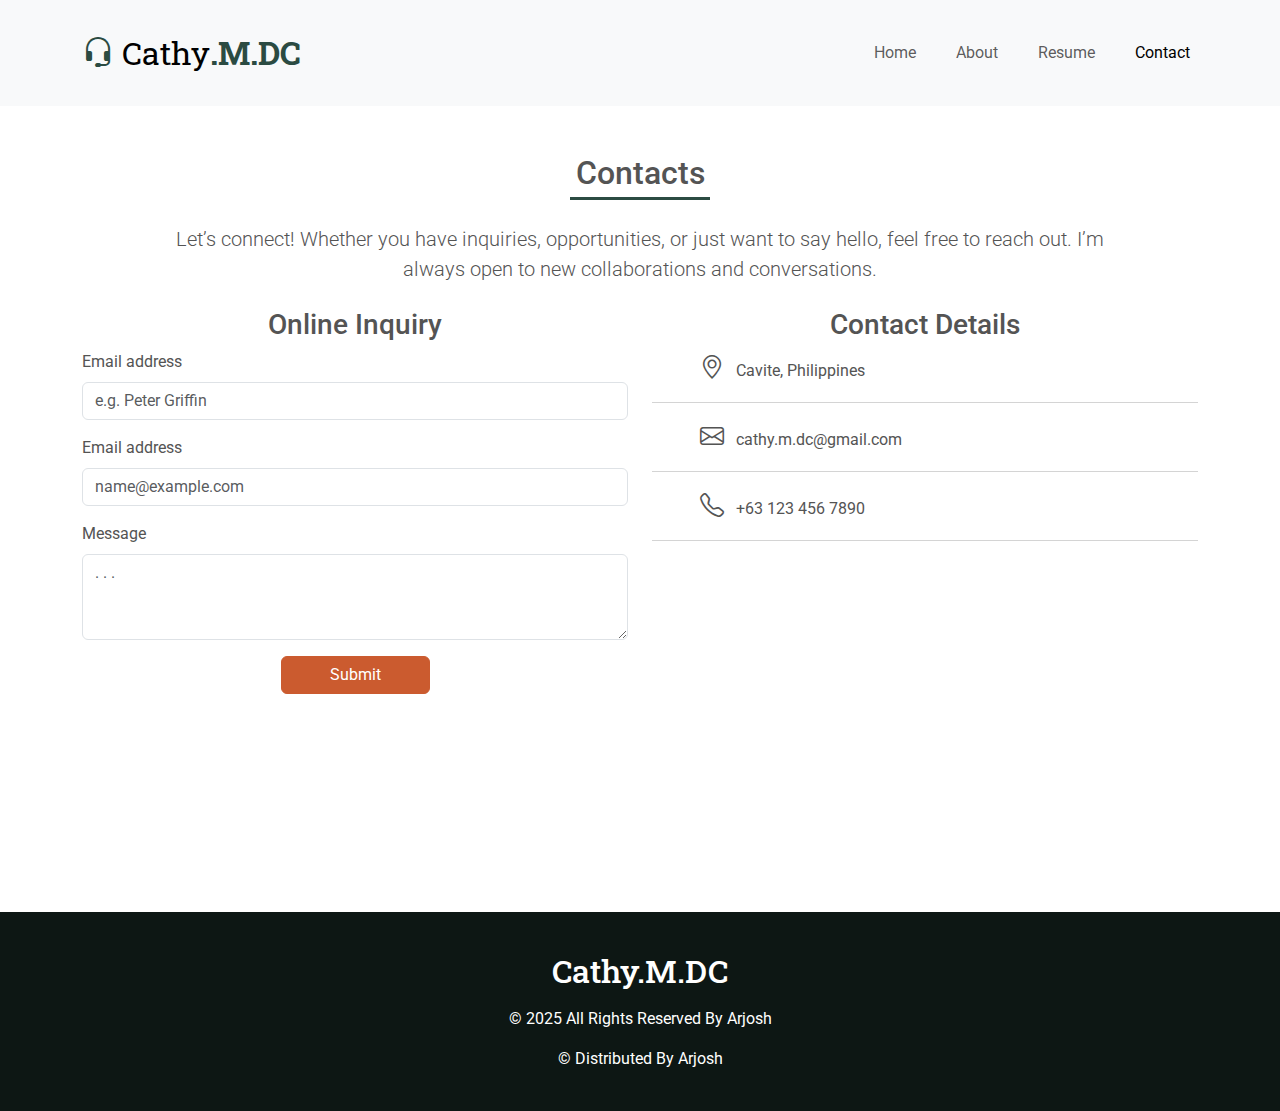
<file: contact.html>
<!DOCTYPE html>
<html lang="en">
  <head>
    <meta charset="utf-8" />
    <meta name="viewport" content="width=device-width, initial-scale=1" />
    <title>Cathy.M.DC</title>
    <!-- Bootstrap Link -->
    <link
      href="https://cdn.jsdelivr.net/npm/bootstrap@5.3.3/dist/css/bootstrap.min.css"
      rel="stylesheet"
      integrity="sha384-QWTKZyjpPEjISv5WaRU9OFeRpok6YctnYmDr5pNlyT2bRjXh0JMhjY6hW+ALEwIH"
      crossorigin="anonymous"
    />
    <link
      rel="stylesheet"
      href="https://cdn.jsdelivr.net/npm/bootstrap-icons@1.11.3/font/bootstrap-icons.min.css"
    />

    <!-- Custom CSS -->
    <link rel="stylesheet" href="styles/styles.css" />

    <!-- Google Font -->
    <link rel="preconnect" href="https://fonts.googleapis.com" />
    <link rel="preconnect" href="https://fonts.gstatic.com" crossorigin />
    <link
      href="https://fonts.googleapis.com/css2?family=Roboto+Slab:wght@100..900&family=Roboto:ital,wght@0,100..900;1,100..900&display=swap"
      rel="stylesheet"
    />
  </head>
  <body>
    <!-- Start of Navbar -->
    <nav class="navbar navbar-expand-lg bg-body-tertiary">
      <div class="container py-3">
        <a class="navbar-brand fs-2" href="index.html"
          ><i class="bi bi-headset text-primary"></i> Cathy<span class="surname"
            >.M.DC</span
          ></a
        >

        <button
          class="navbar-toggler"
          type="button"
          data-bs-toggle="collapse"
          data-bs-target="#navbarNav"
          aria-controls="navbarNav"
          aria-expanded="false"
          aria-label="Toggle navigation"
        >
          <span class="navbar-toggler-icon"></span>
        </button>

        <div class="collapse navbar-collapse ms-auto" id="navbarNav">
          <ul class="navbar-nav ms-auto text-center gap-4 fs-6">
            <li class="nav-item">
              <a class="nav-link" aria-current="page" href="index.html">Home</a>
            </li>
            <li class="nav-item">
              <a class="nav-link" href="about.html">About</a>
            </li>
            <li class="nav-item">
              <a class="nav-link" href="resume.html">Resume</a>
            </li>
            <li class="nav-item">
              <a class="nav-link active" href="contact.html">Contact</a>
            </li>
          </ul>
        </div>
      </div>
    </nav>
    <!-- End of Navbar -->

    <!-- Start of Contacts Section -->
    <sectiion id="contacts">
      <div class="container py-5 text-center">
        <h2 class="title-contacts mb-4">Contacts</h2>
        <div class="lead mb-4">
          Let’s connect! Whether you have inquiries, opportunities, or just want
          to say hello, feel free to reach out. I’m <br />always open to new
          collaborations and conversations.
        </div>

        <div class="row">
          <div class="col-lg-6 col-md-12 mb-5">
            <h3 class="text-center">Online Inquiry</h3>
            <form class="text-center">
              <div class="mb-3 text-start">
                <label for="exampleFormControlInput1" class="form-label"
                  >Email address</label
                >
                <input
                  type="email"
                  class="form-control"
                  id="exampleFormControlInput1"
                  placeholder="e.g. Peter Griffin"
                />
              </div>
              <div class="mb-3 text-start">
                <label for="exampleFormControlInput1" class="form-label"
                  >Email address</label
                >
                <input
                  type="email"
                  class="form-control"
                  id="exampleFormControlInput1"
                  placeholder="name@example.com"
                />
              </div>
              <div class="mb-3 text-start">
                <label for="exampleFormControlTextarea1" class="form-label"
                  >Message</label
                >
                <textarea
                  class="form-control"
                  id="exampleFormControlTextarea1"
                  rows="3"
                  placeholder=". . ."
                ></textarea>
              </div>
              <button type="submit" class="btn btn-secondary px-5">
                Submit
              </button>
            </form>
          </div>
          <div class="col-lg-6 col-md-12 text-center">
            <h3 class="text-center">Contact Details</h3>
            <p class="text-start ms-5">
              <i class="bi bi-geo-alt fs-4 pe-2"></i> Cavite, Philippines
            </p>
            <hr />
            <p class="text-start ms-5">
              <i class="bi bi-envelope fs-4 pe-2"></i>
              cathy.m.dc@gmail.com
            </p>
            <hr />
            <p class="text-start ms-5">
              <i class="bi bi-telephone fs-4 pe-2 mb-5"></i> +63 123 456 7890
            </p>
            <hr />
            <div class="map-container">
              <iframe
                src="https://www.google.com/maps/embed?pb=!1m18!1m12!1m3!1d123767.78884727872!2d120.90655440964981!3d14.209797367713575!2m3!1f0!2f0!3f0!3m2!1i1024!2i768!4f13.1!3m3!1m2!1s0x3397d5fead78983f%3A0x1ef1f6de9b810218!2sSilang%2C%20Cavite!5e0!3m2!1sen!2sph!4v1740207774376!5m2!1sen!2sph"
                allowfullscreen=""
                loading="lazy"
                referrerpolicy="no-referrer-when-downgrade"
              ></iframe>
            </div>
          </div>
        </div>
      </div>
    </sectiion>
    <!-- End of Contact Section -->

    <!-- Start of Footer -->
    <footer id="footer">
      <div class="container-fluid text-center py-1 mt-3">
        <h2 class="mb-3">Cathy.M.DC</h2>
        <p class="fs-6">© 2025 All Rights Reserved By Arjosh</p>
        <p class="fs-6">© Distributed By Arjosh</p>
      </div>
    </footer>
    <!-- End of Footer -->

    <script
      src="https://cdn.jsdelivr.net/npm/bootstrap@5.3.3/dist/js/bootstrap.bundle.min.js"
      integrity="sha384-YvpcrYf0tY3lHB60NNkmXc5s9fDVZLESaAA55NDzOxhy9GkcIdslK1eN7N6jIeHz"
      crossorigin="anonymous"
    ></script>
  </body>
</html>
</file>
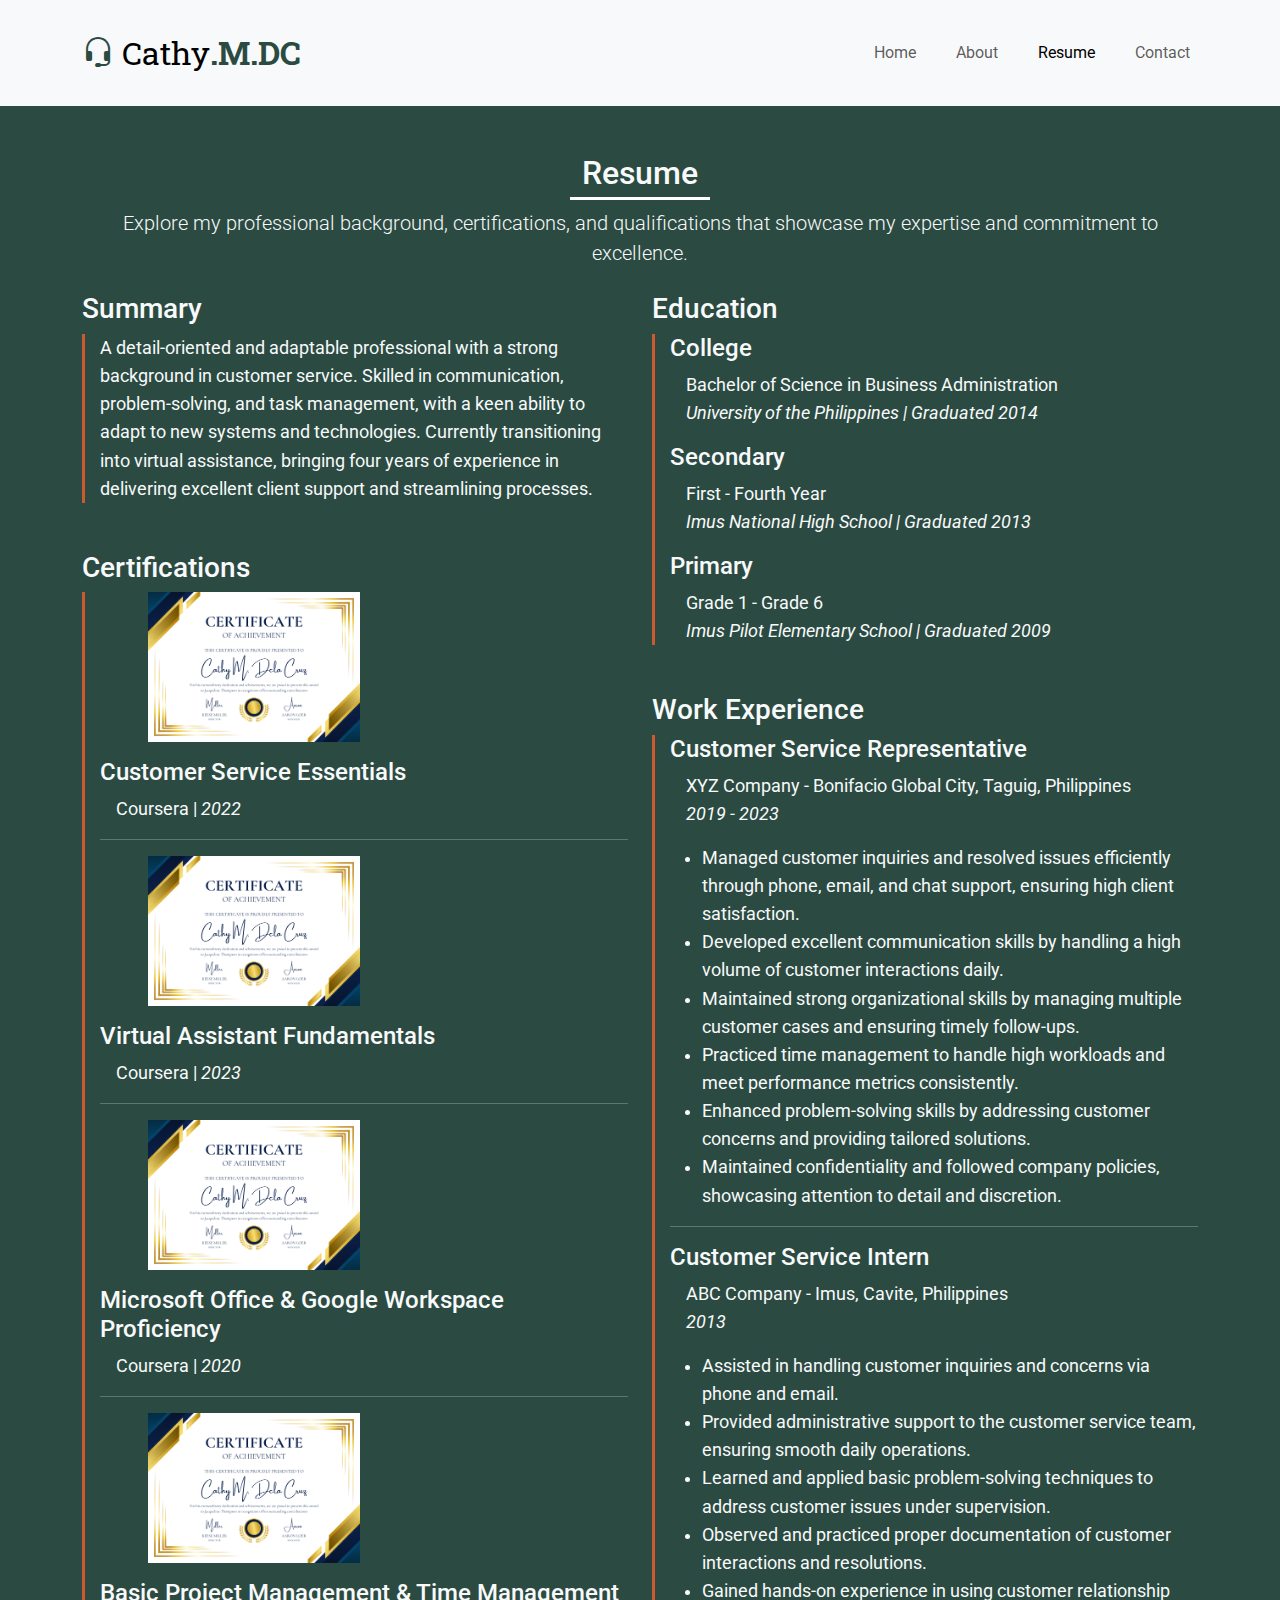
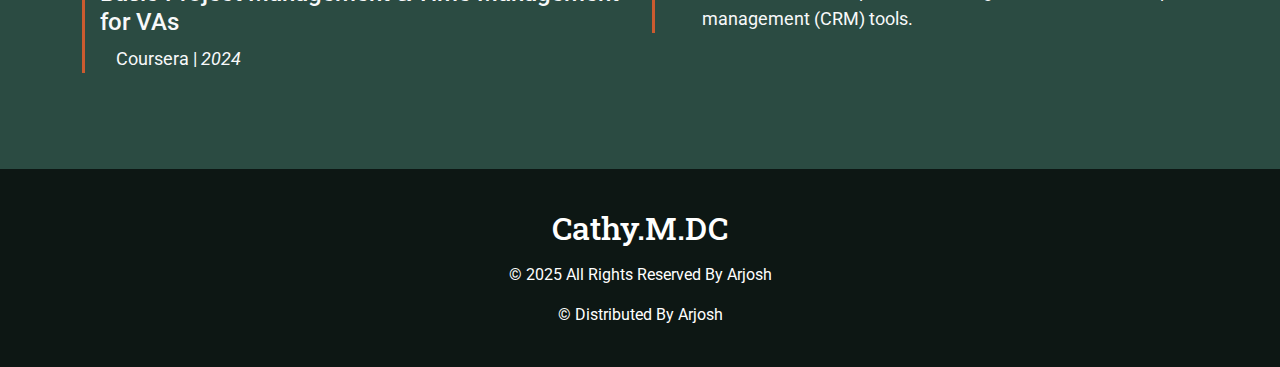
<file: resume.html>
<!DOCTYPE html>
<html lang="en">
  <head>
    <meta charset="utf-8" />
    <meta name="viewport" content="width=device-width, initial-scale=1" />
    <title>Cathy.M.DC</title>
    <!-- Bootstrap Link -->
    <link
      href="https://cdn.jsdelivr.net/npm/bootstrap@5.3.3/dist/css/bootstrap.min.css"
      rel="stylesheet"
      integrity="sha384-QWTKZyjpPEjISv5WaRU9OFeRpok6YctnYmDr5pNlyT2bRjXh0JMhjY6hW+ALEwIH"
      crossorigin="anonymous"
    />
    <link
      rel="stylesheet"
      href="https://cdn.jsdelivr.net/npm/bootstrap-icons@1.11.3/font/bootstrap-icons.min.css"
    />

    <!-- Custom CSS -->
    <link rel="stylesheet" href="styles/styles.css" />

    <!-- Google Font -->
    <link rel="preconnect" href="https://fonts.googleapis.com" />
    <link rel="preconnect" href="https://fonts.gstatic.com" crossorigin />
    <link
      href="https://fonts.googleapis.com/css2?family=Roboto+Slab:wght@100..900&family=Roboto:ital,wght@0,100..900;1,100..900&display=swap"
      rel="stylesheet"
    />
  </head>
  <body>
    <!-- Start of Navbar -->
    <nav class="navbar navbar-expand-lg bg-body-tertiary">
      <div class="container py-3">
        <a class="navbar-brand fs-2" href="index.html"
          ><i class="bi bi-headset text-primary"></i> Cathy<span class="surname"
            >.M.DC</span
          ></a
        >

        <button
          class="navbar-toggler"
          type="button"
          data-bs-toggle="collapse"
          data-bs-target="#navbarNav"
          aria-controls="navbarNav"
          aria-expanded="false"
          aria-label="Toggle navigation"
        >
          <span class="navbar-toggler-icon"></span>
        </button>

        <div class="collapse navbar-collapse ms-auto" id="navbarNav">
          <ul class="navbar-nav ms-auto text-center gap-4 fs-6">
            <li class="nav-item">
              <a class="nav-link" aria-current="page" href="index.html">Home</a>
            </li>
            <li class="nav-item">
              <a class="nav-link" href="about.html">About</a>
            </li>
            <li class="nav-item">
              <a class="nav-link active" href="resume.html">Resume</a>
            </li>
            <li class="nav-item">
              <a class="nav-link" href="contact.html">Contact</a>
            </li>
          </ul>
        </div>
      </div>
    </nav>
    <!-- End of Navbar -->

    <!-- Start of Resume Section -->
    <section id="resume">
      <div class="container text-light text-center py-5">
        <h2 class="title-resume">Resume</h2>
        <p class="lead mb-4">
          Explore my professional background, certifications, and qualifications
          that showcase my expertise and commitment to excellence.
        </p>

        <div class="row text-start">
          <div class="col-lg-6">
            <h3 class="resume-title">Summary</h3>
            <div class="resume-info-box mb-5">
              A detail-oriented and adaptable professional with a strong
              background in customer service. Skilled in communication,
              problem-solving, and task management, with a keen ability to adapt
              to new systems and technologies. Currently transitioning into
              virtual assistance, bringing four years of experience in
              delivering excellent client support and streamlining processes.
            </div>

            <h3 class="resume-title">Certifications</h3>
            <div class="resume-info-box mb-5">
              <img
                src="images/certificate.png"
                alt="certificate"
                height="150px"
                class="mb-3 ms-5"
              />
              <h4>Customer Service Essentials</h4>
              <p class="ps-3">Coursera | <i> 2022</i></p>

              <hr />

              <img
                src="images/certificate.png"
                alt="certificate"
                height="150px"
                class="mb-3 ms-5"
              />
              <h4>Virtual Assistant Fundamentals</h4>
              <p class="ps-3">Coursera | <i> 2023</i></p>

              <hr />

              <img
                src="images/certificate.png"
                alt="certificate"
                height="150px"
                class="mb-3 ms-5"
              />
              <h4>Microsoft Office & Google Workspace Proficiency</h4>
              <p class="ps-3">Coursera | <i> 2020</i></p>

              <hr />

              <img
                src="images/certificate.png"
                alt="certificate"
                height="150px"
                class="mb-3 ms-5"
              />
              <h4>Basic Project Management & Time Management for VAs</h4>
              <p class="ps-3">Coursera | <i> 2024</i></p>
            </div>
          </div>
          <div class="col-lg-6">
            <h3 class="resume-title">Education</h3>
            <div class="resume-info-box mb-5">
              <h4>College</h4>
              <p class="ps-3">
                Bachelor of Science in Business Administration <br />
                <i>University of the Philippines | Graduated 2014</i>
              </p>
              <h4>Secondary</h4>
              <p class="ps-3">
                First - Fourth Year <br />
                <i>Imus National High School | Graduated 2013</i>
              </p>
              <h4>Primary</h4>
              <p class="ps-3">
                Grade 1 - Grade 6
                <br />
                <i>Imus Pilot Elementary School | Graduated 2009</i>
              </p>
            </div>

            <h3 class="resume-title">Work Experience</h3>
            <div class="resume-info-box mb-5">
              <h4>Customer Service Representative</h4>
              <p class="ps-3">
                XYZ Company - Bonifacio Global City, Taguig, Philippines
                <br />
                <i>2019 - 2023</i>
              </p>
              <ul>
                <li>
                  Managed customer inquiries and resolved issues efficiently
                  through phone, email, and chat support, ensuring high client
                  satisfaction.
                </li>
                <li>
                  Developed excellent communication skills by handling a high
                  volume of customer interactions daily.
                </li>
                <li>
                  Maintained strong organizational skills by managing multiple
                  customer cases and ensuring timely follow-ups.
                </li>
                <li>
                  Practiced time management to handle high workloads and meet
                  performance metrics consistently.
                </li>
                <li>
                  Enhanced problem-solving skills by addressing customer
                  concerns and providing tailored solutions.
                </li>
                <li>
                  Maintained confidentiality and followed company policies,
                  showcasing attention to detail and discretion.
                </li>
              </ul>

              <hr />

              <h4>Customer Service Intern</h4>
              <p class="ps-3">
                ABC Company - Imus, Cavite, Philippines
                <br />
                <i>2013</i>
              </p>
              <ul>
                <li>
                  Assisted in handling customer inquiries and concerns via phone
                  and email.
                </li>
                <li>
                  Provided administrative support to the customer service team,
                  ensuring smooth daily operations.
                </li>
                <li>
                  Learned and applied basic problem-solving techniques to
                  address customer issues under supervision.
                </li>
                <li>
                  Observed and practiced proper documentation of customer
                  interactions and resolutions.
                </li>
                <li>
                  Gained hands-on experience in using customer relationship
                  management (CRM) tools.
                </li>
              </ul>
            </div>
          </div>
        </div>
      </div>
    </section>
    <!-- End of Resume Section -->

    <!-- Start of Footer -->
    <footer id="footer">
      <div class="container-fluid text-center py-1 mt-3">
        <h2 class="mb-3">Cathy.M.DC</h2>
        <p class="fs-6">© 2025 All Rights Reserved By Arjosh</p>
        <p class="fs-6">© Distributed By Arjosh</p>
      </div>
    </footer>
    <!-- End of Footer -->

    <script
      src="https://cdn.jsdelivr.net/npm/bootstrap@5.3.3/dist/js/bootstrap.bundle.min.js"
      integrity="sha384-YvpcrYf0tY3lHB60NNkmXc5s9fDVZLESaAA55NDzOxhy9GkcIdslK1eN7N6jIeHz"
      crossorigin="anonymous"
    ></script>
  </body>
</html>
</file>
<file: styles/styles.css>
* {
    margin: 0;
    padding: 0;
    box-sizing: border-box;
}

body {
    font-family: 'Roboto', sans-serif;
    color: #545454;
}



/* Start of Custom Bootstrap */
.text-primary {
    color: #2b4b42 !important;
}
.btn-primary {
    background-color: #2b4b42;
    border-color: #2b4b42;
}
.btn-primary:hover {
    background-color: #508a7a;
    border-color: #508a7a;
}
.btn-primary:active,
.btn-primary:focus {
    background-color: #0c1512 !important;
    border-color: #0c1512 !important;
    box-shadow: none !important;
}

.btn-secondary {
    background-color: #cb5b2f;
    border-color: #cb5b2f;
}
.btn-secondary:hover {
    background-color: #eb6b38;
    border-color: #eb6b38;
}
.btn-secondary:active,
.btn-secondary:focus {
    background-color: #3f1d0f !important;
    border-color: #3f1d0f !important;
    box-shadow: none !important;
}
/* End of Custom Bootstrap */

/* Start of Nav */
nav {
    background-color: #f5f5f5;
}

.navbar-brand {
    font-family: "Roboto Slab", serif
}

.surname {
    color: #2b4b42;
    font-weight: bold;
}
/* End of Nav */

/* Start of Hero */
#hero {
    background-image: url(../images/hero-bg.png);
    background-size: cover;
    background-position: center;
    background-repeat: no-repeat;
    height: 90vh;
    display: flex;
    justify-content: center; 
    align-items: center;
    text-align: center; 
    color: white;
    flex-direction: column;
}

.cathy-photo {
    width: 200px;
    height: auto;
    margin-bottom: 15px; 
    display: block;
    margin: auto;
}

h1 {
    font-family: "Roboto Slab", serif;
    text-shadow: 2px 2px 4px rgba(0,0,0,0.5);
    font-size: 2.5rem;
}

.box {
    display: inline-block; 
    border: 2px solid #545454;
    padding: 10px 20px;
    border-radius: 8px;
}

.btn-glow {
    box-shadow: 0 0 50px #64ae99;
}

/* End of Hero */

/* Start of About */
#about {
    background-color: #f5f5f5;
    padding: 50px 0;
}

.cathy-box {
    background-color: #FFFFFF;
    box-shadow: 1px 4px 2px rgba(0,0,0,0.2);
    position: sticky;
    top: 50px;
    z-index: 100;
}
.cathy-info-box {
    width: 100px;
    height: auto;
    margin-bottom: 15px; 
    display: block;
    margin: auto;
}

.box-name {
    display: inline-block; 
    border: 2px solid #545454;
    padding: 6px 20px 0;
    border-radius: 8px;
}

.title {
    display: inline-block;
    border-bottom: 3px solid #2b4b42; 
    padding-bottom: 5px; 
}
.title-about {
    width: 170px;
}
.title-profile {
    width: 120px;
}
.title-skills {
    width: 100px;
}
.progress-bar {
    background-color: #cb5b2f;
}
.progress-title {
    margin-bottom: 10px;
}
.title-apart {
    width: 330px;
}
.bi-size {
    font-size: 50px;
}

.testimonial-img {
    width: 100px;
    height: 100px;
    object-fit: cover; 
    border-radius: 50%;
}

.title-testimonials {
    width: 210px;
}

.control {
    background-color: #2b4b42; 
    border-radius: 50%;
    margin-top: -50px;
}

/* End of About */

/* Start of Resume */
#resume {
    background-color: #2b4b42;
}
.title-resume {
    display: inline-block;
    border-bottom: 3px solid #ffffff; 
    padding-bottom: 5px; 
    width: 140px;
}
.resume-info-box {
    border-left: 3px solid #cb5b2f; 
    padding-left: 15px; 
    font-size: 1.1rem;
    line-height: 1.6;
  }
/* End of Resume */

/* Start of Contacts */
.title-contacts {
    display: inline-block;
    border-bottom: 3px solid #2b4b42; 
    padding-bottom: 5px; 
    width: 140px;
}

.map-container {
    position: relative;
    width: 100%;
    max-width: 800px; 
    margin: 0 auto; 
    aspect-ratio: 16 / 9;
}
  
.map-container iframe {
    width: 100%;
    height: 100%;
    border: 0;
    position: absolute;
    top: 0;
    left: 0;
}
  
/* End of Contacts */

/* Start of Footer */
#footer {
    background-color: #0d1714;
    color: white;
    padding: 20px 0;
}
#footer div h2 {
    font-family: "Roboto Slab", serif;
}
/* End of Footer */

/* Back to Top */
#backToTop {
    position: fixed;
    bottom: 20px;
    right: 20px;
    width: 180px;
    background-color: #2b4b42;
    box-shadow: 2px 2px 2px rgba(0,0,0,0.2);
    color: white;
    border: none;
    font-size: 16px;
    cursor: pointer;
    border-radius: 5px;
    display: none;
    transition: opacity 0.3s, transform 0.3s;

    z-index: 1000;
}

#backToTop:hover {
    background-color: #0d1714;
}
/* End of Back to Top */
</file>
